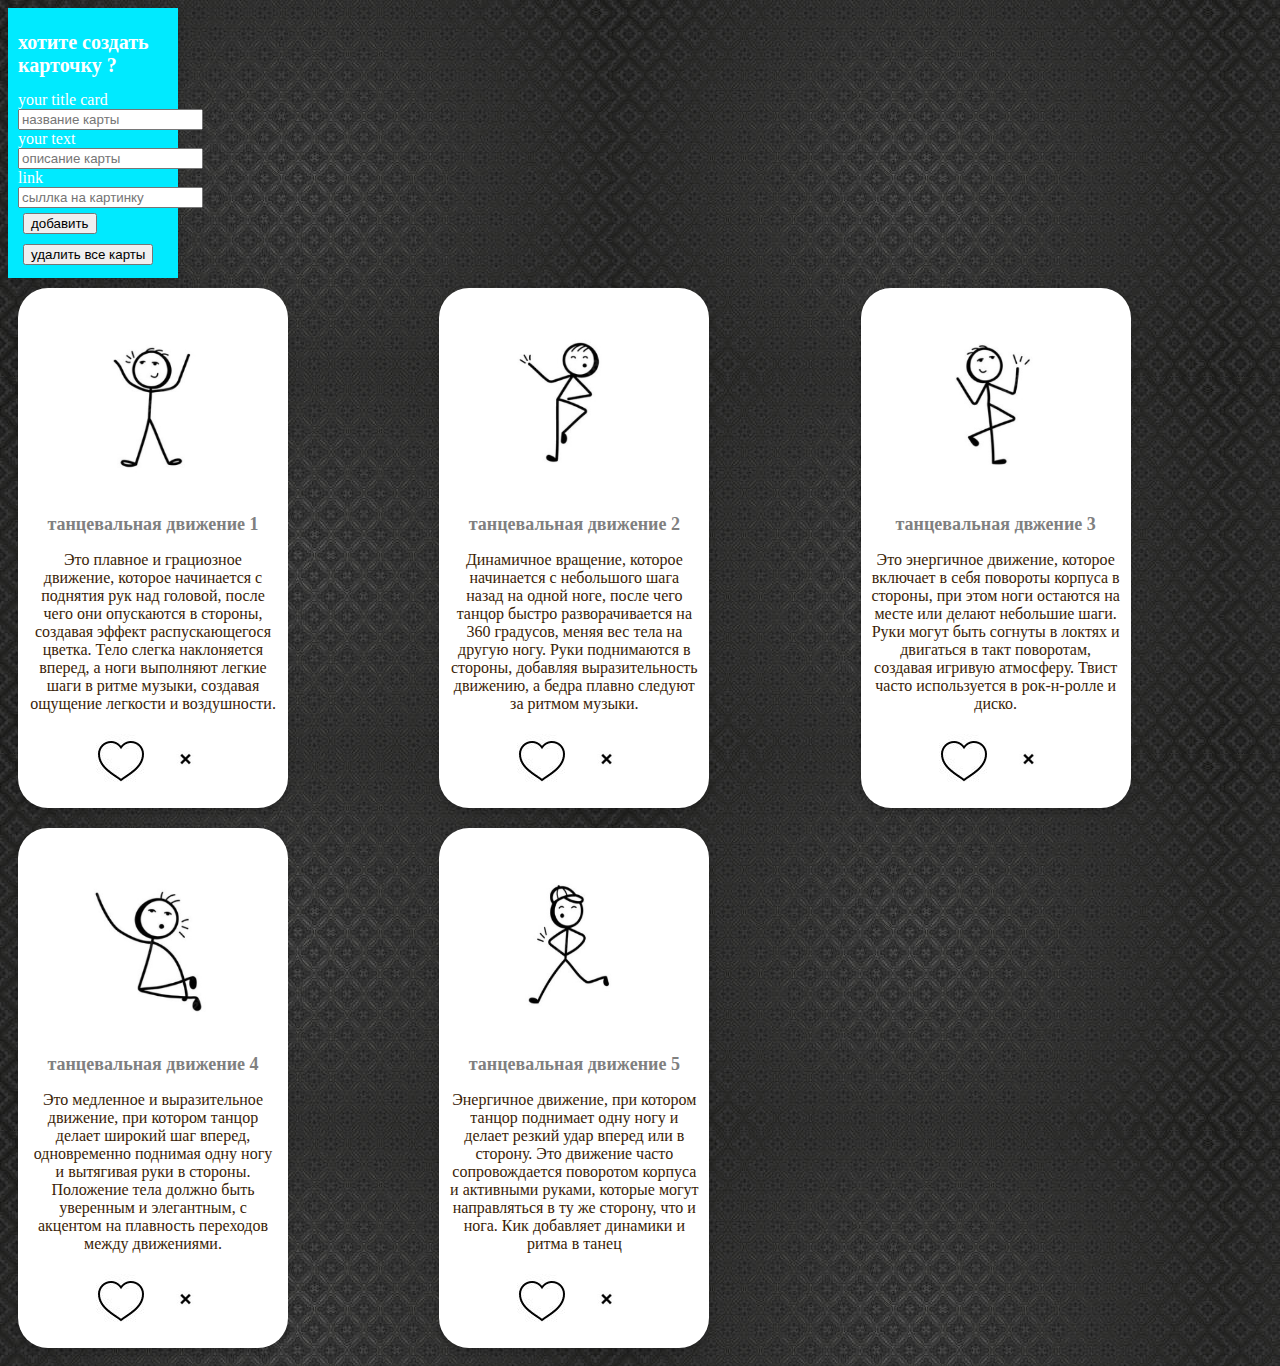
<file: index.html>
<!DOCTYPE html>
<html lang="en">
<head>
    <meta charset="UTF-8">
    <meta name="viewport" content="width=device-width, initial-scale=1.0">
    <link rel="stylesheet" href="./styles/main.css">
    <title>Document</title>
</head>
<body>
    <main class="main">
        <div class="card-form">
            <h1 class="titleForm">хотите создать карточку ?</h1>
        <label for="title card">your title card</label>
        <input class="titleCard-form" type="text" id="title card" placeholder="название карты" required maxlength="15"   > 

        <label for="text card">your text</label>
        <input class="textCard-form" type="text" id="text card" placeholder="описание карты" required maxlength="350"> 

        <label for="img">link</label>
        <input class="linkCard-form" type="text" id="img" placeholder="сыллка на картинку" required >

        <div class="buttons">
        <button class="createButton" type="button">добавить</button>
        <button class="deletAllcards" type="button">удалить все карты</button>
        </div>
         </div>
         <div class="card_area"></div>
    </main>
    <footer></footer>
    <template id="templete">
        <div class="card">
            <div class="card-item">
                <img class="img" src="" alt="">
                <h1 class="title"></h1>
                <p class="text"></p>
                <button class="like_button" type="button"></button>
                <button class="delete_but" type="button"></button>
            </div>
        </div>
    </template>
    <script src="./scripts/script.js"></script>
</body>
</html>
</file>
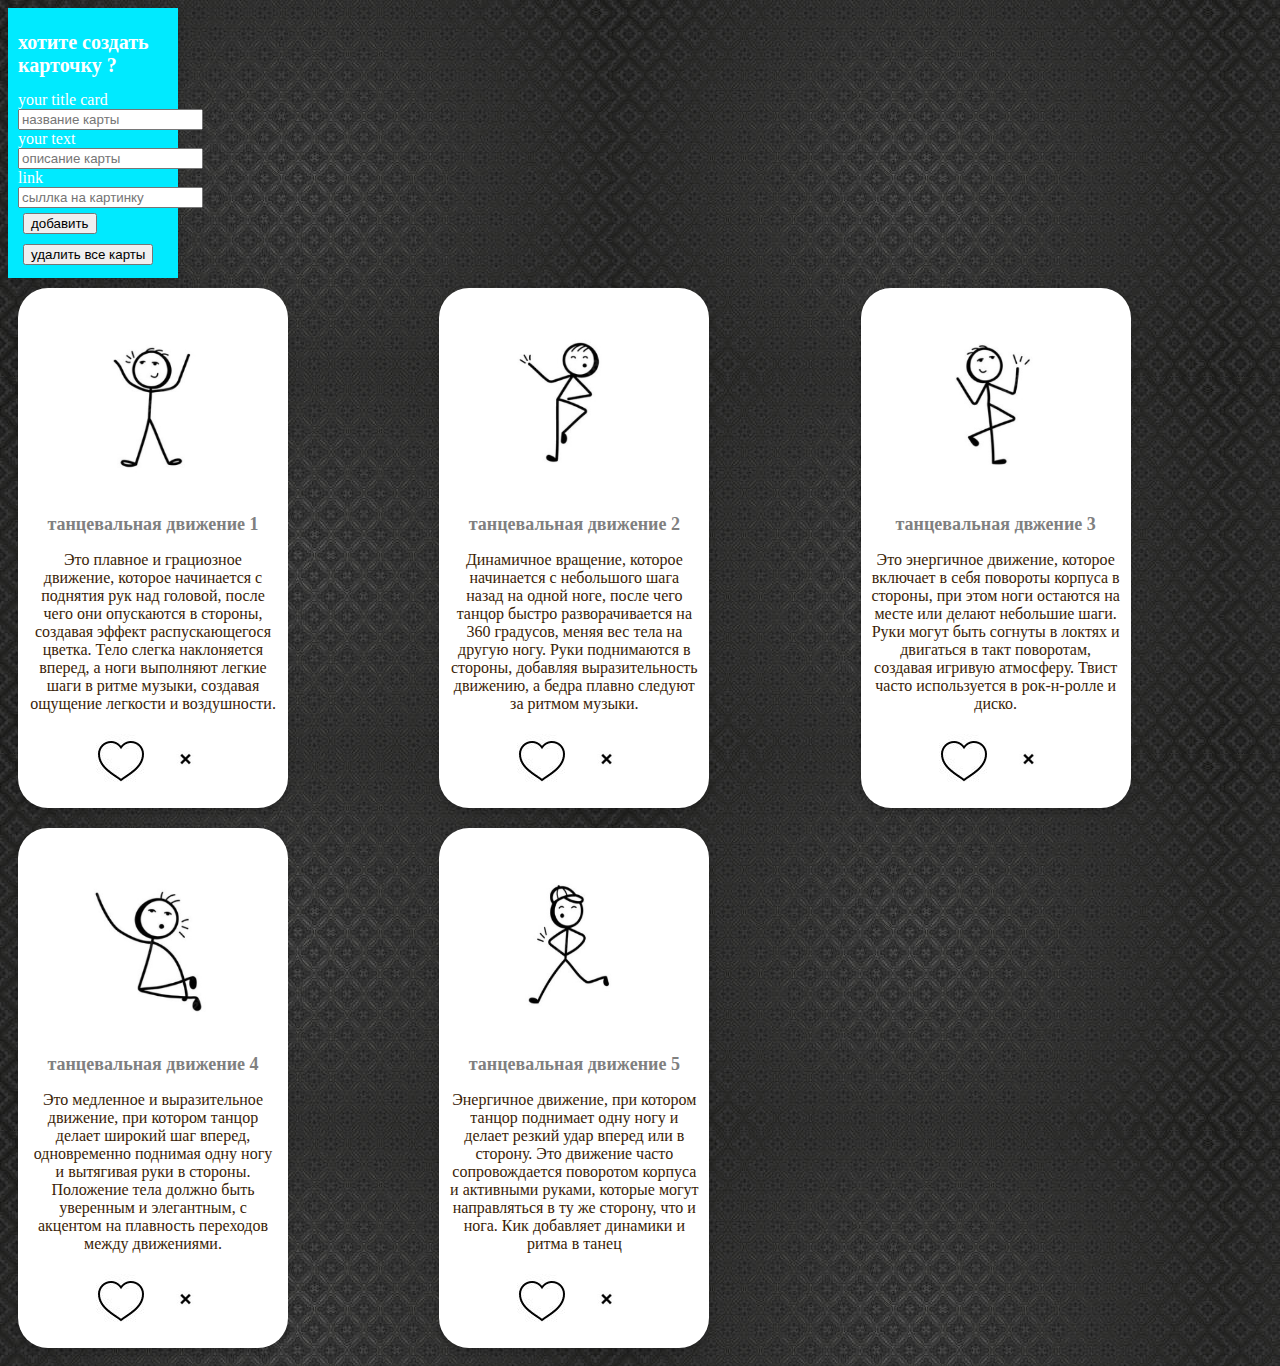
<file: main.html>
<!DOCTYPE html>
<html lang="en">
<head>
    <meta charset="UTF-8">
    <meta name="viewport" content="width=device-width, initial-scale=1.0">
    <link rel="stylesheet" href="./styles/main.css">
    <title>Document</title>
</head>
<body>
    <main class="main">
        <div class="card-form">
            <h1 class="titleForm">хотите создать карточку ?</h1>
        <label for="title card">your title card</label>
        <input class="titleCard-form" type="text" id="title card" placeholder="название карты" required maxlength="15"   > 

        <label for="text card">your text</label>
        <input class="textCard-form" type="text" id="text card" placeholder="описание карты" required maxlength="270 > 

        <label for="img">link</label>
        <input class="linkCard-form" type="text" id="img" placeholder="сыллка на картинку" required >

        <div class="buttons">
        <button class="createButton" type="button">добавить</button>
        <button class="deletAllcards" type="button">удалить все карты</button>
        </div>
         </div>
         <div class="card_area"></div>
    </main>
    <footer></footer>
    <template id="templete">
        <div class="card">
            <div class="card-item">
                <img class="img" src="./images/Снимок экрана 2025-02-06 в 03.38.59.png" alt="">
                <h1 class="title"></h1>
                <p class="text"></p>
                <button class="like_button" type="button"></button>
                <button class="delete_but" type="button"></button>
            </div>
        </div>
    </template>
    <script src="./scripts/script.js"></script>
</body>
</html>
</file>
<file: styles/main.css>
.card {
    box-shadow: 0 4px 8px 0 rgba(0, 0, 0, 0.2);
    width: 250px;
    height: 500px;
    margin: 10px;
    text-align: center;
    background-color: white;
    padding: 10px;
    border-radius: 30px ;
}
img {
    width: 150px ;
    height: 200px;
}

.titleForm {
    font-size: 20px;
}
p {
    color: rgb(58, 35, 6);
}
.title {
    color: grey;
    font-size: 18px;
}



body{
    background-image: url(../images/istockphoto-1206504617-612x612.jpg);
    color: white;
    overflow: hidden;
    overflow-y: auto;
 }
.card_area{
    display: grid;
    grid-template-columns: 1fr 1fr 1fr;
}
.card-form{
    box-shadow: 0 4px 8px 0 rgba(0, 0, 0, 0.2);
    width: 150px;
    height: 250px;
    background-color: white;
    gap: 5px;
    padding: 10px;
    background-color: rgb(0, 234, 255);
}
.removebutton{
    width: 70px;
    height: 40px;
    background-image: url() ;
}

button{
    margin: 5px;
}
.like_button{
    background-image: url(../images/like.jpg);
    width: 50px; ;
    height: 50px ;
    border: none;
}
.like{
    background-image: url(../images/Untitled.png) ;
    width: 50px; ;
    height: 50px ;
    border: none;
}
.delete_but{
    background-image: url(../images/19c.jpg) ;
    width: 50px; ;
    height: 50px ;
    border: none;
}
</file>
